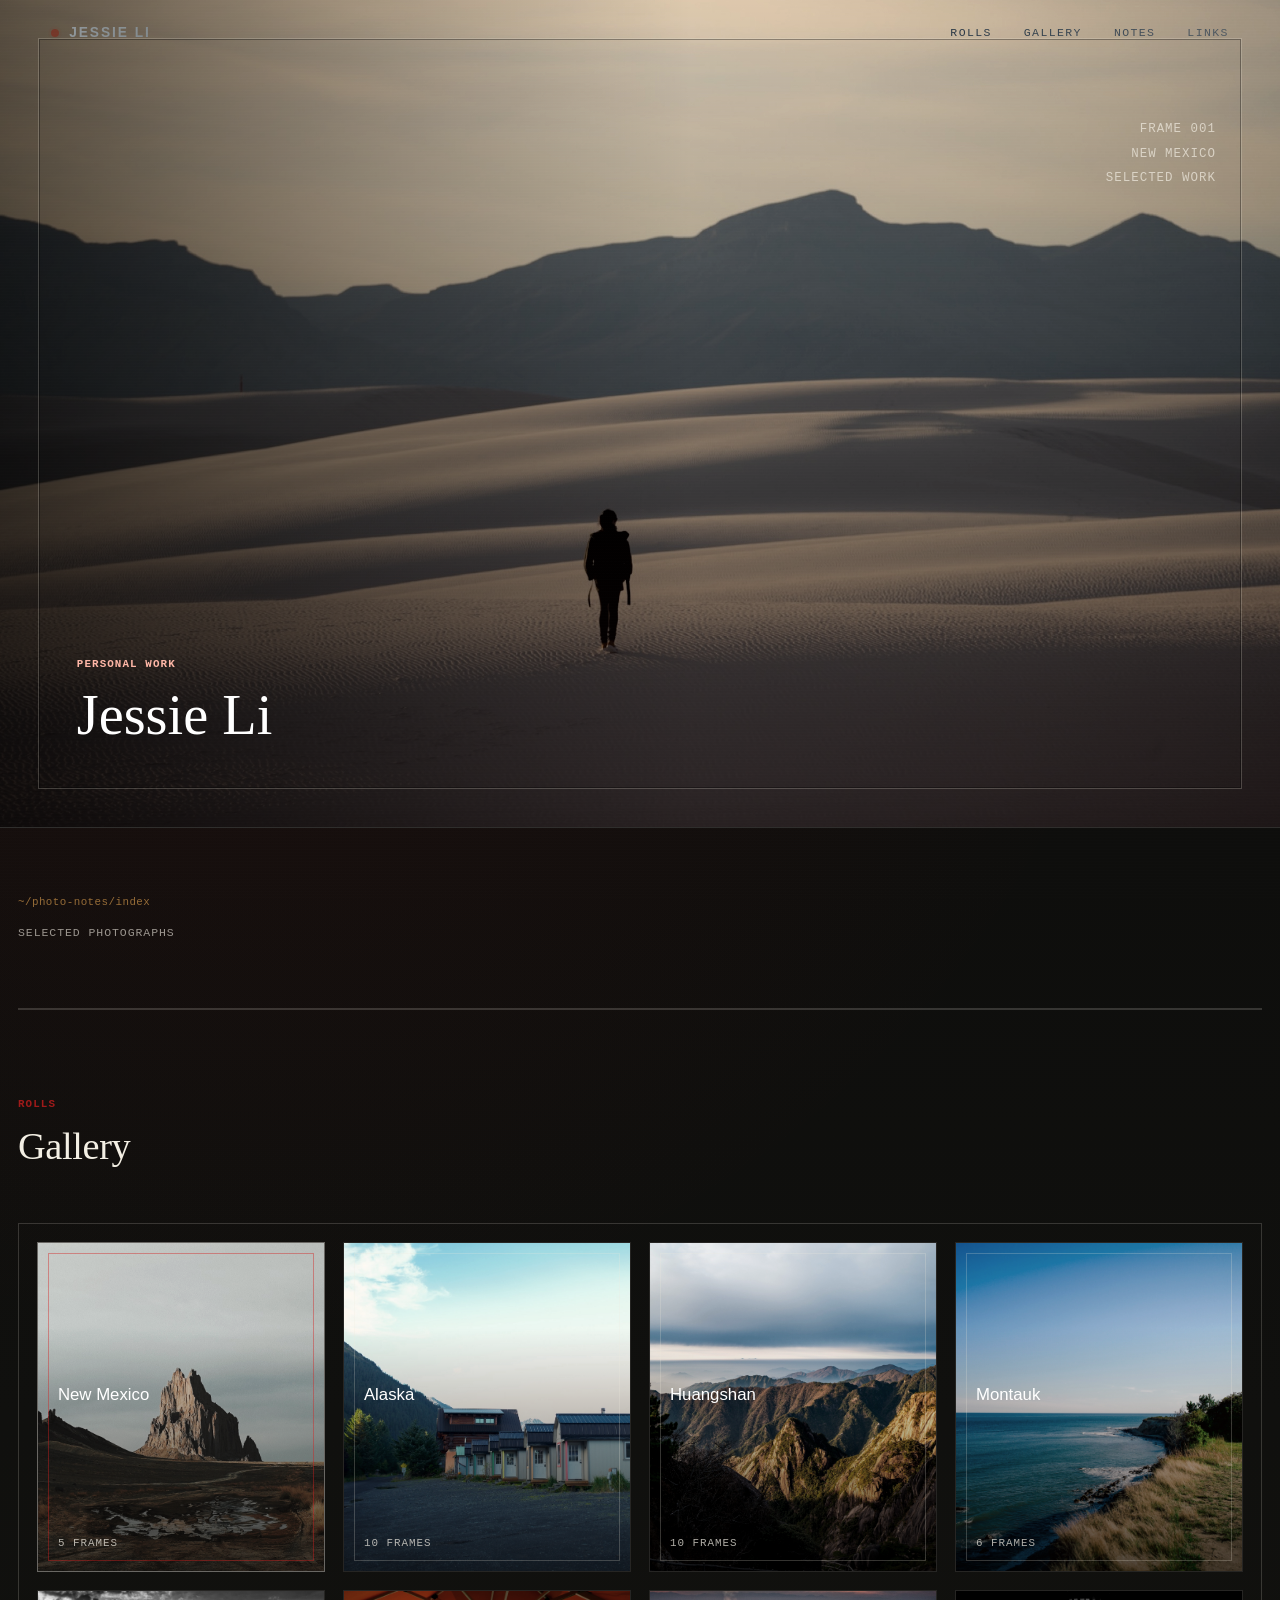
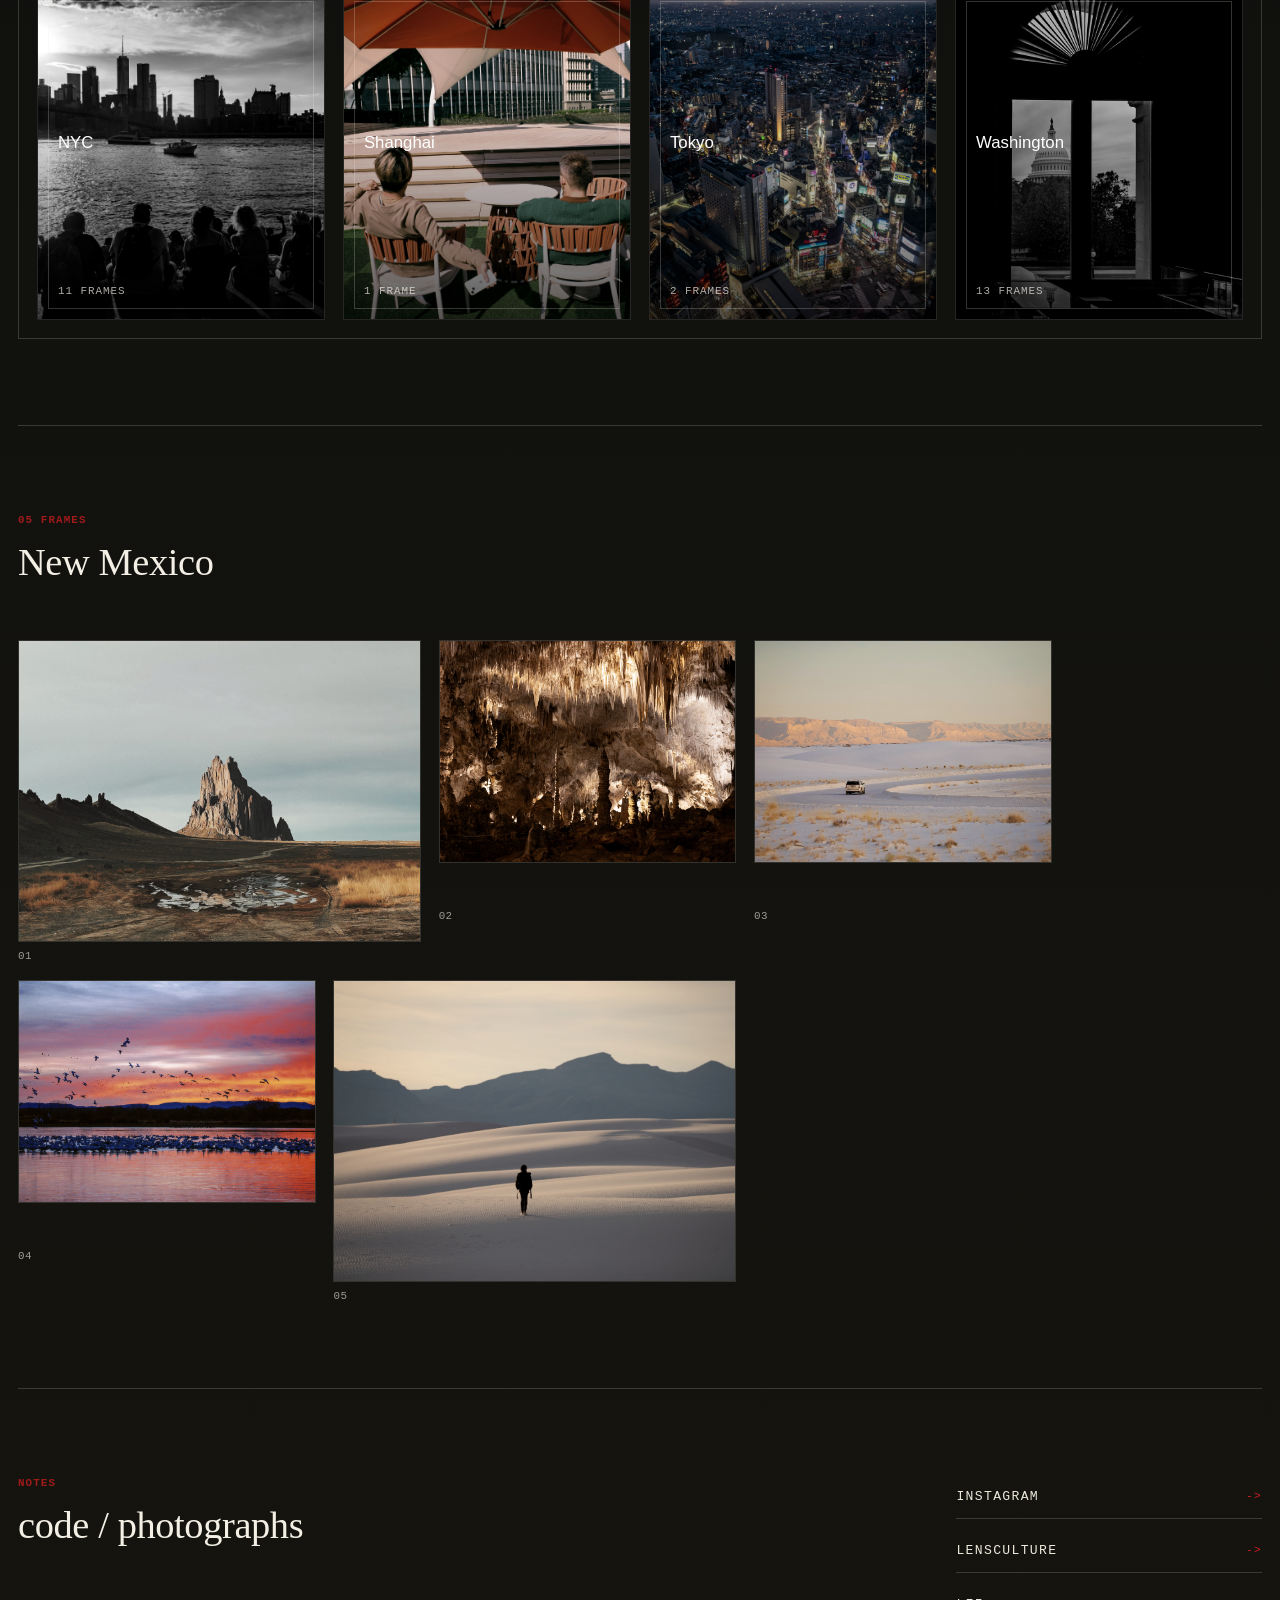
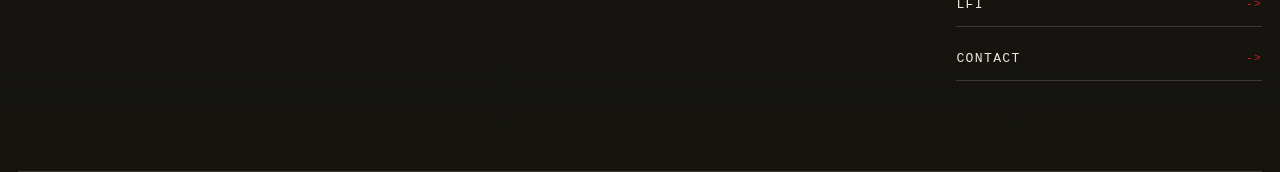
<file: layouts/index.html>
<!doctype html>
<html lang="en">
  <head>
    <meta charset="utf-8">
    <meta http-equiv="refresh" content="0; url=/photography-prototype/">
    <meta name="viewport" content="width=device-width, initial-scale=1">
    <title>Jessie Li</title>
    <link rel="canonical" href="/photography-prototype/">
    <script>
      window.location.replace("/photography-prototype/");
    </script>
  </head>
  <body>
    <p><a href="/photography-prototype/">Jessie Li</a></p>
  </body>
</html>
</file>
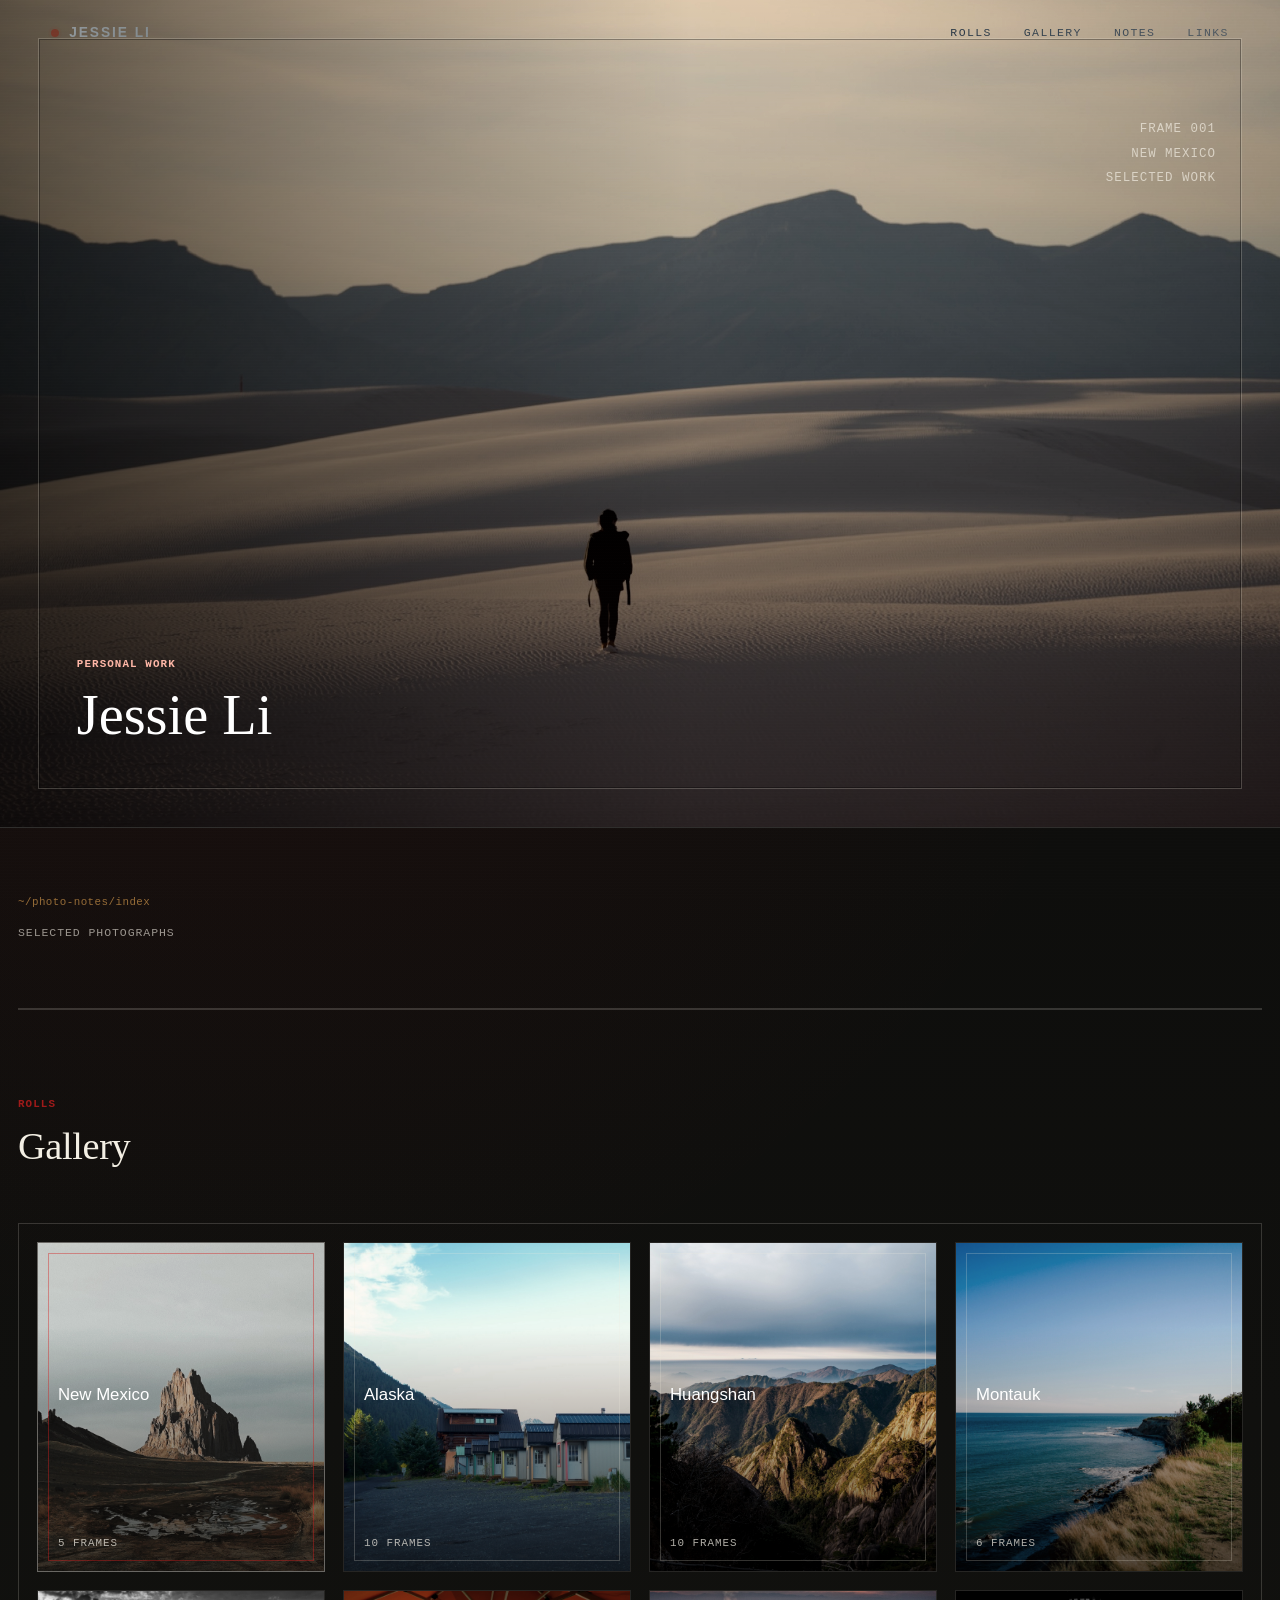
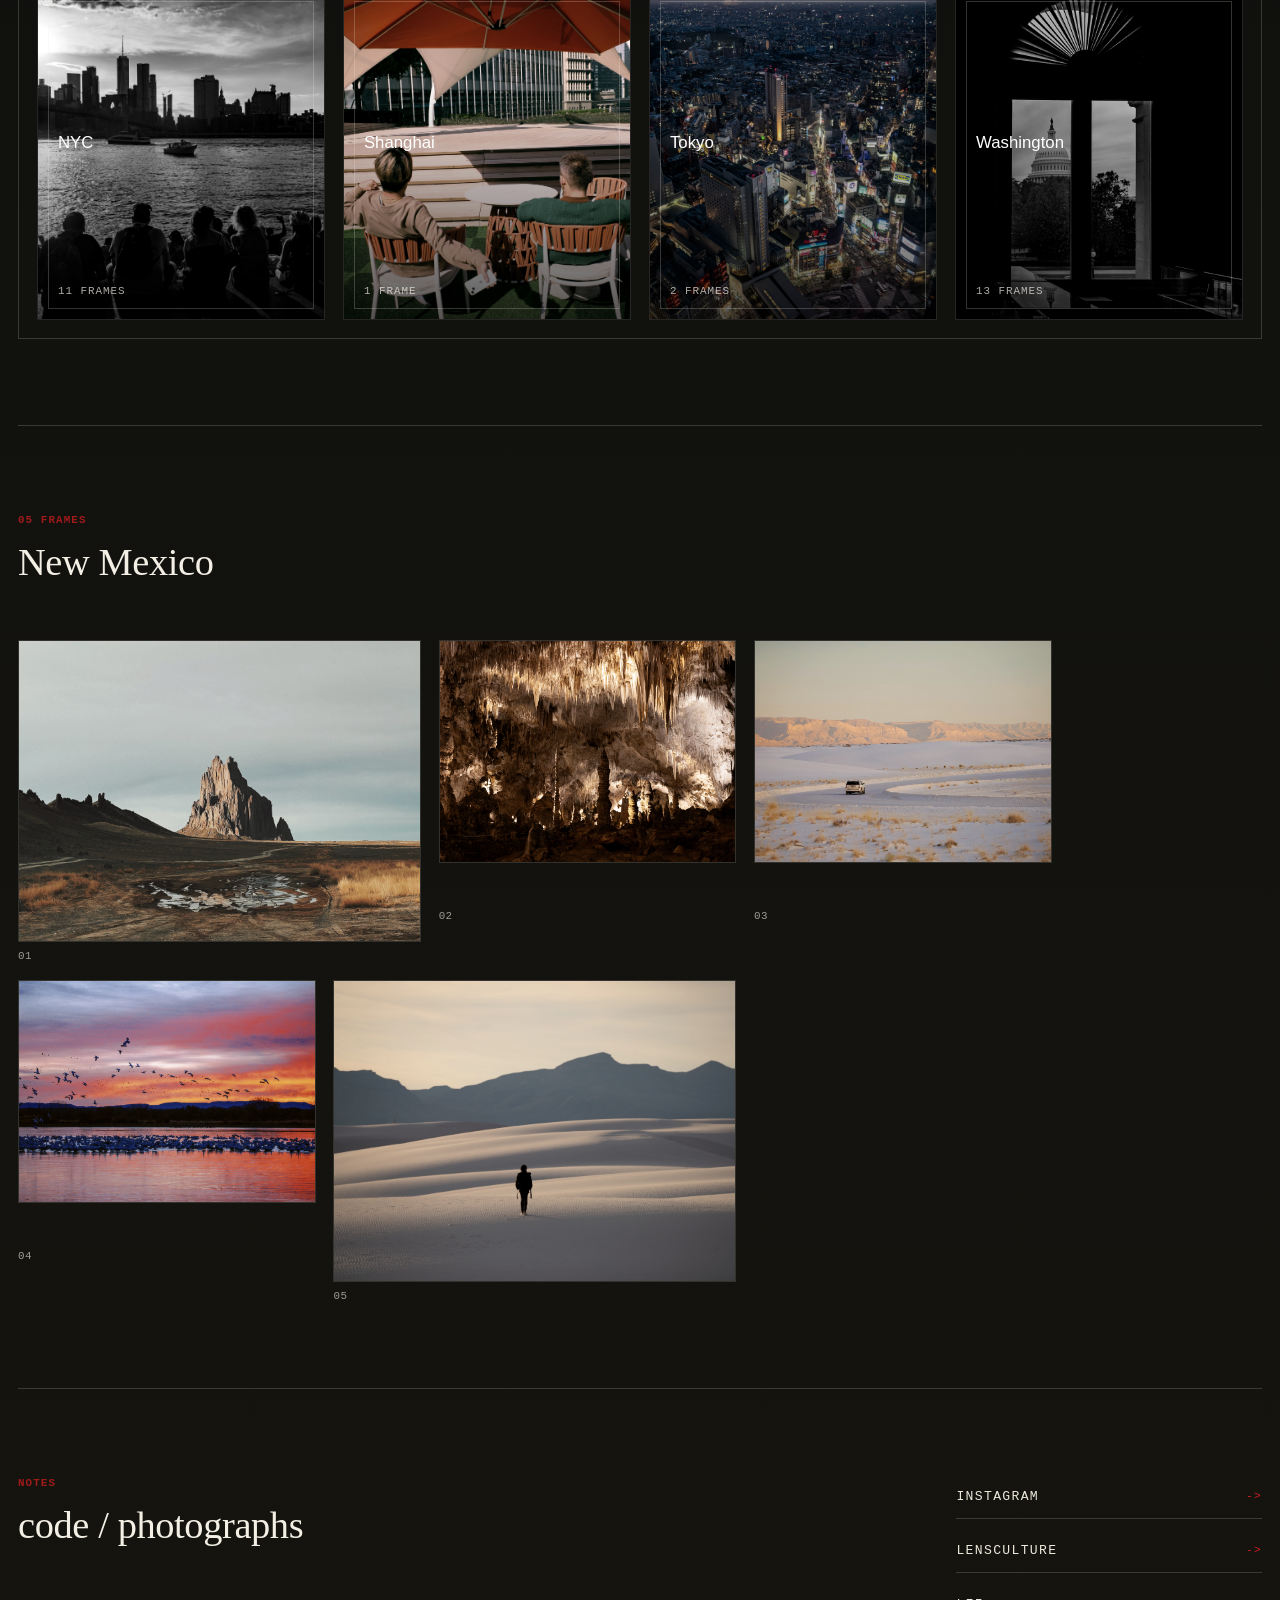
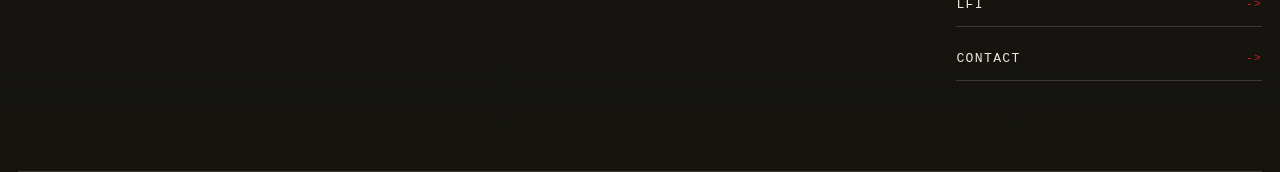
<file: photography-prototype/index.html>
<!doctype html>
<html lang="en">
  <head>
    <meta charset="utf-8">
    <meta name="viewport" content="width=device-width, initial-scale=1">
    <title>Jessie Li | Frames / Prototype</title>
    <meta
      name="description"
      content="Photography portfolio prototype for Jessie Li."
    >
    <link rel="stylesheet" href="styles.css">
  </head>
  <body>
    <header class="site-header" aria-label="Primary">
      <a class="brand" href="#top" aria-label="Jessie Li home">
        <span class="signal" aria-hidden="true"></span>
        Jessie Li
      </a>
      <nav class="nav-links" aria-label="Sections">
        <a href="#series">Rolls</a>
        <a href="#gallery">Gallery</a>
        <a href="#about">Notes</a>
        <a href="#elsewhere">Links</a>
      </nav>
    </header>

    <main id="top">
      <section class="hero" aria-labelledby="hero-title">
        <img
          class="hero-image"
          src="gallery/new-mexico/nm4.JPG"
          alt="A person walking across white sand dunes with mountains in the distance."
        >
        <div class="hero-meta" aria-label="Frame metadata">
          <span>frame 001</span>
          <span>new mexico</span>
          <span>selected work</span>
        </div>
        <div class="hero-copy">
          <p class="kicker">personal work</p>
          <h1 id="hero-title">Jessie Li</h1>
        </div>
      </section>

      <section class="intro-band" aria-label="Portfolio statement">
        <div class="intro-label">~/photo-notes/index</div>
        <p>selected photographs</p>
      </section>

      <section id="series" class="series-section" aria-labelledby="series-title">
        <div class="section-heading split">
          <div>
            <p class="kicker">rolls</p>
            <h2 id="series-title">Gallery</h2>
          </div>
        </div>

        <div class="series-grid">
          <a class="series-card" href="#gallery" data-roll="new-mexico">
            <img
              src="gallery/new-mexico/featured.jpg"
              alt="Shiprock in New Mexico."
            >
            <span>New Mexico</span>
            <small>5 frames</small>
          </a>
          <a class="series-card" href="#gallery" data-roll="alaska">
            <img
              src="gallery/alaska/L1040840-2.jpeg"
              alt="Small cabins at the edge of mountains and water in Alaska."
            >
            <span>Alaska</span>
            <small>10 frames</small>
          </a>
          <a class="series-card" href="#gallery" data-roll="huangshan">
            <img
              src="gallery/huangshan/L1080875.jpeg"
              alt="Layered mountain ridges under low cloud in Huangshan."
            >
            <span>Huangshan</span>
            <small>10 frames</small>
          </a>
          <a class="series-card" href="#gallery" data-roll="montauk">
            <img
              src="gallery/montauk/L1110798-2.jpeg"
              alt="Blue coastline and grass at Montauk."
            >
            <span>Montauk</span>
            <small>6 frames</small>
          </a>
          <a class="series-card" href="#gallery" data-roll="nyc">
            <img
              src="gallery/nyc/R0011681.jpg"
              alt="Black and white New York skyline with people by the water."
            >
            <span>NYC</span>
            <small>11 frames</small>
          </a>
          <a class="series-card" href="#gallery" data-roll="shanghai">
            <img
              src="gallery/shanghai/R0007704.jpg"
              alt="Two people sitting under an orange umbrella in Shanghai."
            >
            <span>Shanghai</span>
            <small>1 frame</small>
          </a>
          <a class="series-card" href="#gallery" data-roll="tokyo">
            <img
              src="gallery/tokyo/L1160324.jpg"
              alt="Tokyo city lights from above at dusk."
            >
            <span>Tokyo</span>
            <small>2 frames</small>
          </a>
          <a class="series-card" href="#gallery" data-roll="washington">
            <img
              src="gallery/washington/02-DO1010161.jpg"
              alt="The Capitol dome seen through a dark interior window in Washington."
            >
            <span>Washington</span>
            <small>13 frames</small>
          </a>
        </div>
      </section>

      <section id="gallery" class="roll-detail-section" aria-label="Photo gallery">
        <div class="section-heading split">
          <div>
            <p class="kicker" id="gallery-count">frames</p>
            <h2 id="gallery-title">Gallery</h2>
          </div>
          <p id="gallery-note"></p>
        </div>
        <div id="roll-detail-root" class="roll-detail-root"></div>
      </section>

      <section id="about" class="about-section" aria-labelledby="about-title">
        <div class="about-copy">
          <p class="kicker">notes</p>
          <h2 id="about-title">code / photographs</h2>
        </div>
        <div id="elsewhere" class="elsewhere" aria-label="External profiles">
          <a href="https://www.instagram.com/lipga.jpg/">Instagram</a>
          <a href="https://lensculture.com/jessie-2">LensCulture</a>
          <a href="https://lfi-online.de/en/gallery/Lingjia-Li-925807.html">LFI</a>
          <a href="mailto:lljessieee97@gmail.com">Contact</a>
        </div>
      </section>
    </main>
    <script src="gallery.js" defer></script>
  </body>
</html>
</file>
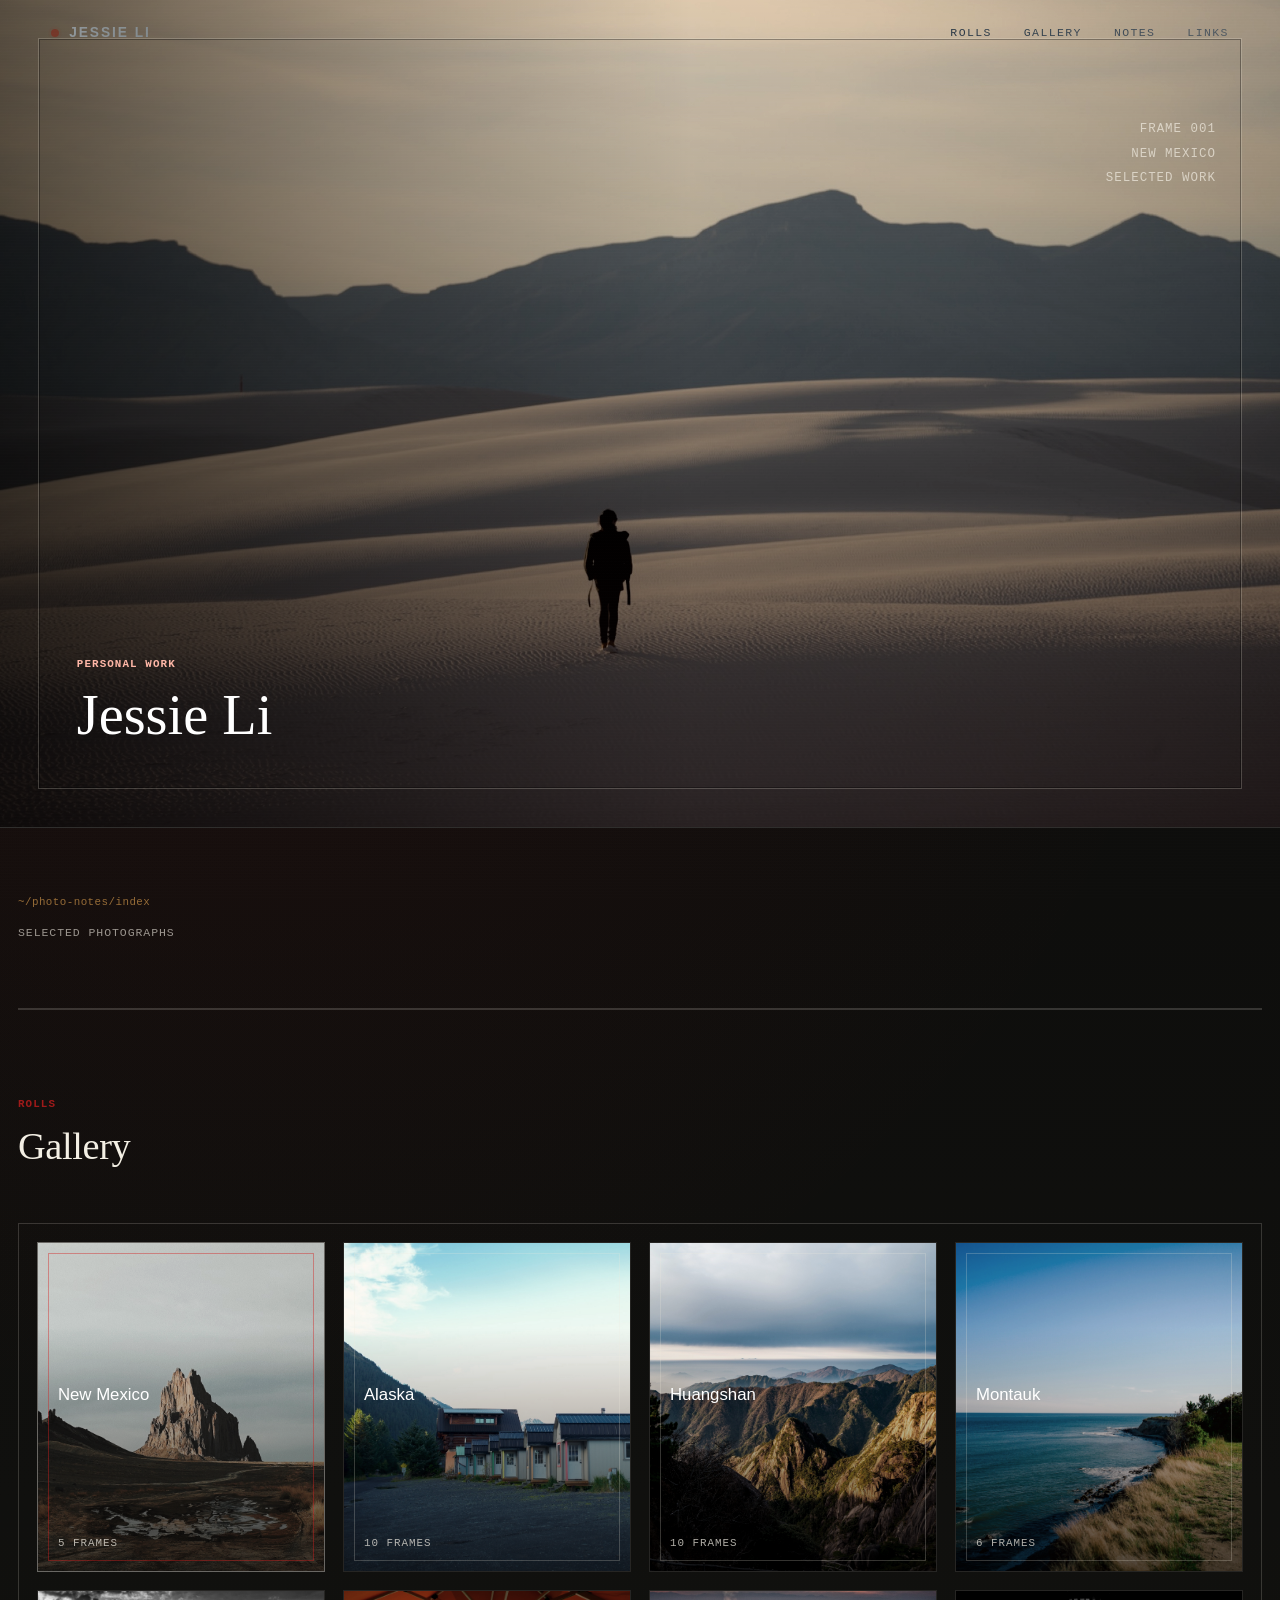
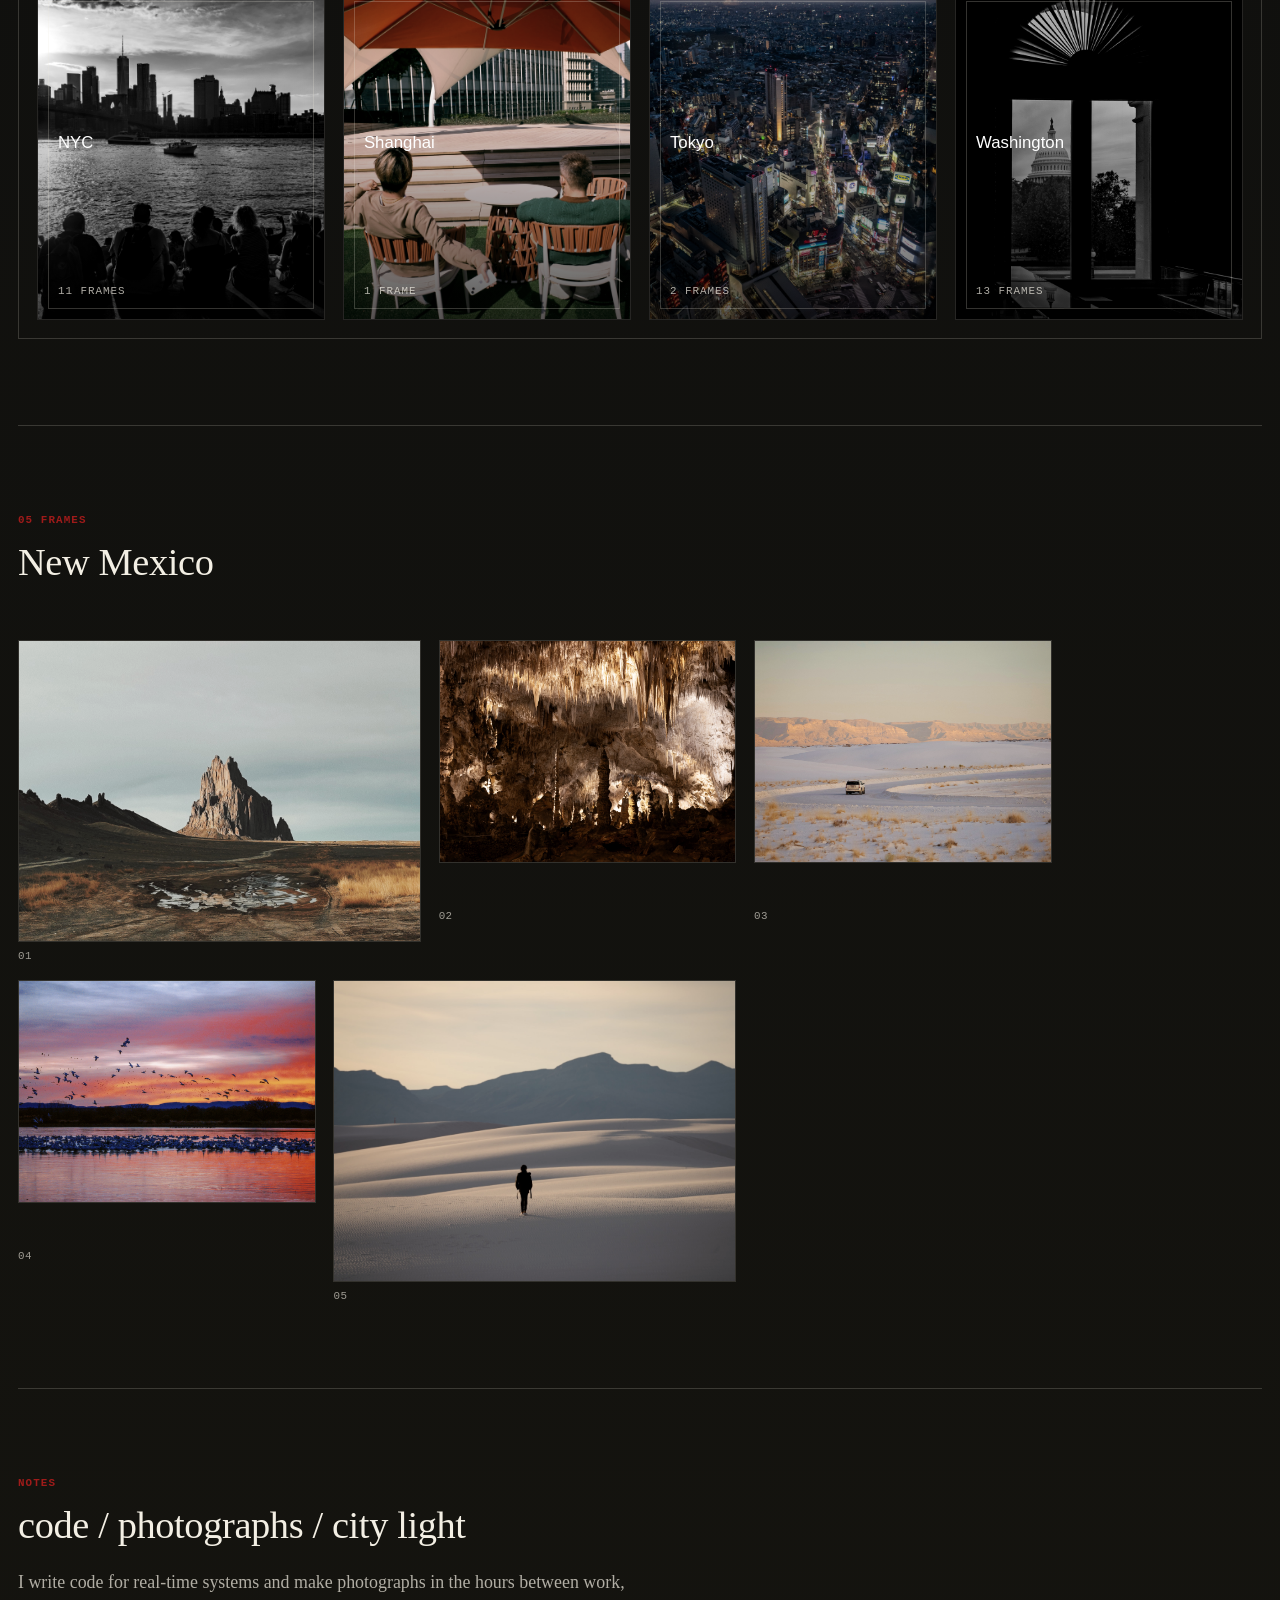
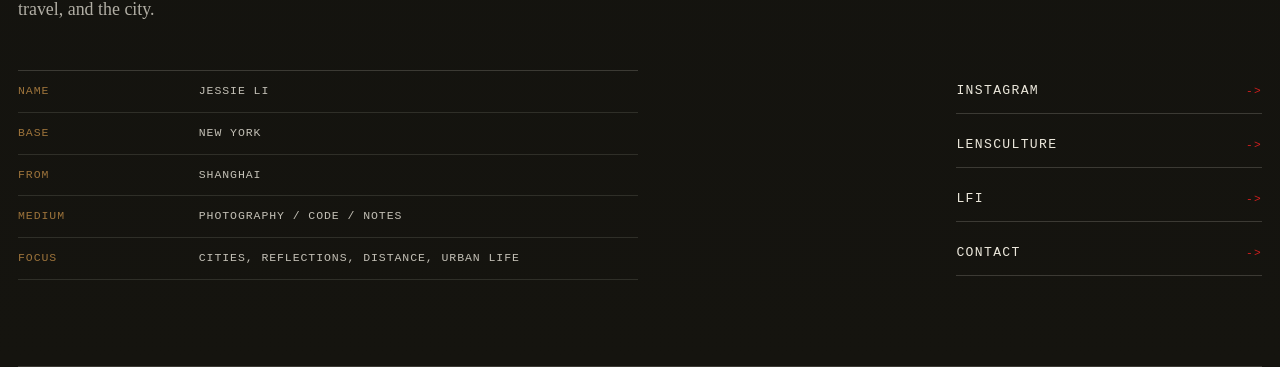
<file: static/photography-prototype/index.html>
<!doctype html>
<html lang="en">
  <head>
    <meta charset="utf-8">
    <meta name="viewport" content="width=device-width, initial-scale=1">
    <title>Jessie Li | Frames / Prototype</title>
    <meta
      name="description"
      content="Photography portfolio prototype for Jessie Li."
    >
    <link rel="stylesheet" href="styles.css">
  </head>
  <body>
    <header class="site-header" aria-label="Primary">
      <a class="brand" href="#top" aria-label="Jessie Li home">
        <span class="signal" aria-hidden="true"></span>
        Jessie Li
      </a>
      <nav class="nav-links" aria-label="Sections">
        <a href="#series">Rolls</a>
        <a href="#gallery">Gallery</a>
        <a href="#about">Notes</a>
        <a href="#elsewhere">Links</a>
      </nav>
    </header>

    <main id="top">
      <section class="hero" aria-labelledby="hero-title">
        <img
          class="hero-image"
          src="gallery/new-mexico/nm4.JPG"
          alt="A person walking across white sand dunes with mountains in the distance."
        >
        <div class="hero-meta" aria-label="Frame metadata">
          <span>frame 001</span>
          <span>new mexico</span>
          <span>selected work</span>
        </div>
        <div class="hero-copy">
          <p class="kicker">personal work</p>
          <h1 id="hero-title">Jessie Li</h1>
        </div>
      </section>

      <section class="intro-band" aria-label="Portfolio statement">
        <div class="intro-label">~/photo-notes/index</div>
        <p>selected photographs</p>
      </section>

      <section id="series" class="series-section" aria-labelledby="series-title">
        <div class="section-heading split">
          <div>
            <p class="kicker">rolls</p>
            <h2 id="series-title">Gallery</h2>
          </div>
        </div>

        <div class="series-grid">
          <a class="series-card" href="#gallery" data-roll="new-mexico">
            <img
              src="gallery/new-mexico/featured.jpg"
              alt="Shiprock in New Mexico."
            >
            <span>New Mexico</span>
            <small>5 frames</small>
          </a>
          <a class="series-card" href="#gallery" data-roll="alaska">
            <img
              src="gallery/alaska/L1040840-2.jpeg"
              alt="Small cabins at the edge of mountains and water in Alaska."
            >
            <span>Alaska</span>
            <small>10 frames</small>
          </a>
          <a class="series-card" href="#gallery" data-roll="huangshan">
            <img
              src="gallery/huangshan/L1080875.jpeg"
              alt="Layered mountain ridges under low cloud in Huangshan."
            >
            <span>Huangshan</span>
            <small>10 frames</small>
          </a>
          <a class="series-card" href="#gallery" data-roll="montauk">
            <img
              src="gallery/montauk/L1110798-2.jpeg"
              alt="Blue coastline and grass at Montauk."
            >
            <span>Montauk</span>
            <small>6 frames</small>
          </a>
          <a class="series-card" href="#gallery" data-roll="nyc">
            <img
              src="gallery/nyc/R0011681.jpg"
              alt="Black and white New York skyline with people by the water."
            >
            <span>NYC</span>
            <small>11 frames</small>
          </a>
          <a class="series-card" href="#gallery" data-roll="shanghai">
            <img
              src="gallery/shanghai/R0007704.jpg"
              alt="Two people sitting under an orange umbrella in Shanghai."
            >
            <span>Shanghai</span>
            <small>1 frame</small>
          </a>
          <a class="series-card" href="#gallery" data-roll="tokyo">
            <img
              src="gallery/tokyo/L1160324.jpg"
              alt="Tokyo city lights from above at dusk."
            >
            <span>Tokyo</span>
            <small>2 frames</small>
          </a>
          <a class="series-card" href="#gallery" data-roll="washington">
            <img
              src="gallery/washington/02-DO1010161.jpg"
              alt="The Capitol dome seen through a dark interior window in Washington."
            >
            <span>Washington</span>
            <small>13 frames</small>
          </a>
        </div>
      </section>

      <section id="gallery" class="roll-detail-section" aria-label="Photo gallery">
        <div class="section-heading split">
          <div>
            <p class="kicker" id="gallery-count">frames</p>
            <h2 id="gallery-title">Gallery</h2>
          </div>
          <p id="gallery-note"></p>
        </div>
        <div id="roll-detail-root" class="roll-detail-root"></div>
      </section>

      <section id="about" class="about-section" aria-labelledby="about-title">
        <div class="about-copy">
          <p class="kicker">notes</p>
          <h2 id="about-title">code / photographs / city light</h2>
          <p>
            I write code for real-time systems and make photographs in the
            hours between work, travel, and the city.
          </p>
          <dl class="notes-grid" aria-label="Portfolio notes">
            <div>
              <dt>Name</dt>
              <dd>Jessie Li</dd>
            </div>
            <div>
              <dt>Base</dt>
              <dd>New York</dd>
            </div>
            <div>
              <dt>From</dt>
              <dd>Shanghai</dd>
            </div>
            <div>
              <dt>Medium</dt>
              <dd>photography / code / notes</dd>
            </div>
            <div>
              <dt>Focus</dt>
              <dd>cities, reflections, distance, urban life</dd>
            </div>
          </dl>
        </div>
        <div id="elsewhere" class="elsewhere" aria-label="External profiles">
          <a href="https://www.instagram.com/lipga.jpg/">Instagram</a>
          <a href="https://lensculture.com/jessie-2">LensCulture</a>
          <a href="https://lfi-online.de/en/gallery/Lingjia-Li-925807.html">LFI</a>
          <a href="mailto:lljessieee97@gmail.com">Contact</a>
        </div>
      </section>
    </main>
    <script src="gallery.js" defer></script>
  </body>
</html>
</file>
<file: photography-prototype/styles.css>
:root {
  color-scheme: dark;
  --paper: #10100e;
  --paper-soft: #171713;
  --paper-warm: #ece8dc;
  --ink: #f3efe4;
  --ink-dark: #171713;
  --muted: #aaa394;
  --muted-dark: #686154;
  --line: rgba(236, 232, 220, 0.18);
  --line-dark: rgba(23, 23, 19, 0.18);
  --red: #d51f1f;
  --amber: #c79048;
  --green: #798b71;
  --max: 1360px;
}

* {
  box-sizing: border-box;
}

html {
  scroll-behavior: smooth;
}

body {
  margin: 0;
  background:
    radial-gradient(circle at 18% 12%, rgba(213, 31, 31, 0.08), transparent 30%),
    linear-gradient(180deg, #0b0b0a 0%, var(--paper) 42%, #15140f 100%);
  color: var(--ink);
  font-family: "Helvetica Neue", Arial, sans-serif;
  font-size: 16px;
  line-height: 1.5;
  letter-spacing: 0;
}

body::before {
  content: "";
  position: fixed;
  inset: 0;
  z-index: 100;
  pointer-events: none;
  opacity: 0.075;
  background-image:
    linear-gradient(rgba(255, 255, 255, 0.08) 1px, transparent 1px),
    linear-gradient(90deg, rgba(255, 255, 255, 0.045) 1px, transparent 1px);
  background-size: 3px 3px, 7px 7px;
  mix-blend-mode: overlay;
}

img {
  display: block;
  width: 100%;
}

a {
  color: inherit;
  text-decoration: none;
}

.site-header {
  position: fixed;
  z-index: 20;
  top: 0;
  left: 0;
  right: 0;
  display: flex;
  align-items: center;
  justify-content: space-between;
  gap: 24px;
  padding: 18px clamp(18px, 4vw, 54px);
  color: var(--ink);
  mix-blend-mode: difference;
}

.brand {
  display: inline-flex;
  align-items: center;
  gap: 10px;
  font-family: "Helvetica Neue", Arial, sans-serif;
  font-size: 0.86rem;
  font-weight: 700;
  letter-spacing: 0.14em;
  line-height: 1;
  text-transform: uppercase;
}

.signal {
  width: 8px;
  height: 8px;
  border-radius: 999px;
  background: var(--red);
  box-shadow: 0 0 0 3px rgba(213, 31, 31, 0.12);
}

.nav-links {
  display: flex;
  align-items: center;
  gap: clamp(14px, 2.5vw, 34px);
  font-family: "SFMono-Regular", Consolas, "Liberation Mono", monospace;
  font-size: 0.72rem;
  letter-spacing: 0.12em;
  text-transform: uppercase;
}

.nav-links a {
  padding: 6px 0;
  border-bottom: 1px solid transparent;
}

.nav-links a:hover,
.nav-links a:focus-visible {
  border-bottom-color: currentColor;
}

.hero {
  min-height: 92vh;
  display: grid;
  align-items: end;
  position: relative;
  isolation: isolate;
  overflow: hidden;
  background: #050505;
  border-bottom: 1px solid var(--line);
}

.hero::after {
  content: "";
  position: absolute;
  inset: 0;
  z-index: -1;
  background:
    linear-gradient(180deg, rgba(0, 0, 0, 0.08), rgba(0, 0, 0, 0.58)),
    linear-gradient(90deg, rgba(0, 0, 0, 0.54), transparent 54%),
    linear-gradient(0deg, rgba(213, 31, 31, 0.08), transparent 42%);
}

.hero::before {
  content: "";
  position: absolute;
  inset: clamp(16px, 3vw, 42px);
  z-index: 1;
  pointer-events: none;
  border: 1px solid rgba(236, 232, 220, 0.22);
  box-shadow: inset 0 0 0 1px rgba(0, 0, 0, 0.34);
}

.hero-image {
  position: absolute;
  inset: 0;
  z-index: -2;
  height: 100%;
  object-fit: cover;
  filter: contrast(1.08) saturate(0.86) sepia(0.1);
}

.hero-meta {
  position: absolute;
  top: clamp(78px, 11vw, 120px);
  right: clamp(24px, 5vw, 78px);
  z-index: 2;
  display: grid;
  justify-items: end;
  gap: 6px;
  color: rgba(243, 239, 228, 0.68);
  font-family: "SFMono-Regular", Consolas, "Liberation Mono", monospace;
  font-size: clamp(0.68rem, 1vw, 0.78rem);
  letter-spacing: 0.08em;
  text-transform: uppercase;
}

.hero-copy {
  position: relative;
  z-index: 2;
  width: min(720px, calc(100% - 36px));
  padding: 0 clamp(24px, 6vw, 86px) clamp(44px, 8vw, 84px);
  color: #fff;
}

.kicker {
  margin: 0 0 14px;
  color: rgba(213, 31, 31, 0.72);
  font-family: "SFMono-Regular", Consolas, "Liberation Mono", monospace;
  font-size: 0.68rem;
  font-weight: 600;
  letter-spacing: 0.1em;
  text-transform: uppercase;
}

.hero .kicker {
  color: #ffb7a7;
}

h1,
h2 {
  margin: 0;
  letter-spacing: 0;
}

h1 {
  font-family: Georgia, "Times New Roman", serif;
  font-weight: 400;
  max-width: 520px;
  font-size: clamp(2.1rem, 4.4vw, 4.4rem);
  line-height: 1;
  letter-spacing: 0;
  text-transform: none;
}

h2 {
  font-family: Georgia, "Times New Roman", serif;
  font-weight: 400;
  max-width: 760px;
  font-size: clamp(1.65rem, 3vw, 3.15rem);
  line-height: 1.08;
  letter-spacing: -0.01em;
  text-transform: none;
}

.hero-copy p:last-child {
  max-width: 620px;
  margin: 26px 0 0;
  font-size: clamp(1.1rem, 2vw, 1.7rem);
  color: rgba(243, 239, 228, 0.86);
}

.intro-band {
  width: min(var(--max), calc(100% - 36px));
  margin: 0 auto;
  padding: clamp(34px, 6vw, 66px) 0;
  border-bottom: 1px solid var(--line);
}

.intro-label {
  margin-bottom: 14px;
  color: rgba(199, 144, 72, 0.72);
  font-family: "SFMono-Regular", Consolas, "Liberation Mono", monospace;
  font-size: 0.68rem;
  letter-spacing: 0.04em;
}

.intro-band p {
  max-width: 680px;
  margin: 0;
  color: rgba(243, 239, 228, 0.6);
  font-family: "SFMono-Regular", Consolas, "Liberation Mono", monospace;
  font-size: 0.72rem;
  line-height: 1.5;
  letter-spacing: 0.08em;
  text-transform: uppercase;
}

.series-section,
.about-section {
  width: min(var(--max), calc(100% - 36px));
  margin: 0 auto;
  padding: clamp(50px, 7vw, 86px) 0;
}

.section-heading {
  max-width: 800px;
  margin-bottom: clamp(28px, 5vw, 56px);
}

.contact-heading {
  max-width: none;
  display: grid;
  grid-template-columns: minmax(0, 1.1fr) minmax(260px, 0.6fr);
  gap: clamp(28px, 5vw, 70px);
  align-items: end;
}

.section-note {
  margin: 0 0 8px;
  color: var(--muted);
  font-family: Georgia, "Times New Roman", serif;
  font-size: 1rem;
  line-height: 1.55;
}

.section-heading.split {
  max-width: none;
  display: grid;
  grid-template-columns: minmax(0, 1.2fr) minmax(280px, 0.8fr);
  gap: 36px;
  align-items: end;
}

.section-heading.split > p {
  margin: 0 0 8px;
  color: var(--muted);
  font-family: Georgia, "Times New Roman", serif;
  font-size: 1rem;
  line-height: 1.55;
}

.section-heading.split > p:empty {
  display: none;
}

.series-section {
  border-top: 1px solid var(--line);
}

.series-grid {
  display: grid;
  grid-template-columns: repeat(4, minmax(0, 1fr));
  gap: clamp(10px, 1.4vw, 18px);
  background: transparent;
  border: 1px solid var(--line);
  padding: clamp(10px, 1.4vw, 18px);
}

.series-card {
  min-height: 330px;
  display: grid;
  align-items: end;
  position: relative;
  isolation: isolate;
  overflow: hidden;
  padding: 20px;
  background: #050505;
  color: #fff;
  border: 1px solid rgba(236, 232, 220, 0.14);
}

.series-card.feature {
  grid-column: span 2;
  min-height: 460px;
}

.series-card::after {
  content: "";
  position: absolute;
  inset: 0;
  z-index: -1;
  background: linear-gradient(180deg, transparent 26%, rgba(0, 0, 0, 0.66));
}

.series-card::before {
  content: "";
  position: absolute;
  inset: 10px;
  z-index: 1;
  pointer-events: none;
  border: 1px solid rgba(236, 232, 220, 0.22);
}

.series-card img {
  position: absolute;
  inset: 0;
  z-index: -2;
  height: 100%;
  object-fit: cover;
  filter: contrast(1.06) saturate(0.72);
  transition: transform 500ms ease, filter 500ms ease;
}

.series-card:hover img,
.series-card:focus-visible img {
  transform: scale(1.035);
  filter: saturate(0.9);
}

.series-card.is-active {
  border-color: rgba(243, 239, 228, 0.42);
}

.series-card.is-active::before {
  border-color: rgba(213, 31, 31, 0.42);
}

.series-card span {
  position: relative;
  z-index: 2;
  font-family: "Helvetica Neue", Arial, sans-serif;
  font-weight: 500;
  font-size: clamp(1.05rem, 1.25vw, 1.38rem);
  line-height: 1.08;
  letter-spacing: 0;
  text-transform: none;
}

.series-card small {
  position: relative;
  z-index: 2;
  display: block;
  margin-top: 8px;
  color: rgba(243, 239, 228, 0.72);
  font-family: "SFMono-Regular", Consolas, "Liberation Mono", monospace;
  font-size: 0.68rem;
  letter-spacing: 0.09em;
  text-transform: uppercase;
}

.about-section {
  display: grid;
  grid-template-columns: minmax(0, 1fr) minmax(240px, 0.36fr);
  gap: clamp(34px, 7vw, 110px);
  border-top: 1px solid var(--line);
  border-bottom: 1px solid var(--line);
}

.roll-detail-section {
  width: min(var(--max), calc(100% - 36px));
  margin: 0 auto;
  padding: clamp(50px, 7vw, 86px) 0;
  border-top: 1px solid var(--line);
}

.roll-detail-root {
  display: grid;
  gap: clamp(28px, 5vw, 56px);
}

.roll-panel {
  scroll-margin-top: 82px;
}

.roll-panel-header {
  display: grid;
  grid-template-columns: minmax(180px, 0.36fr) minmax(0, 0.64fr);
  gap: clamp(20px, 5vw, 76px);
  align-items: end;
  margin-bottom: clamp(18px, 3vw, 34px);
}

.roll-panel-header .kicker {
  grid-column: 1 / -1;
  margin-bottom: 0;
}

.roll-panel-header h3 {
  margin: 0;
  color: rgba(243, 239, 228, 0.94);
  font-family: Georgia, "Times New Roman", serif;
  font-size: clamp(1.5rem, 2.5vw, 2.55rem);
  font-weight: 400;
  line-height: 1.08;
}

.roll-panel-header p:last-child {
  margin: 0 0 4px;
  color: var(--muted);
  font-family: Georgia, "Times New Roman", serif;
  font-size: 1rem;
  line-height: 1.55;
}

.roll-frame-grid {
  display: grid;
  grid-template-columns: repeat(12, minmax(0, 1fr));
  gap: clamp(10px, 1.4vw, 18px);
}

.roll-frame {
  grid-column: span 3;
  display: grid;
  gap: 8px;
  min-width: 0;
  padding: 0;
  border: 0;
  background: transparent;
  color: inherit;
  cursor: zoom-in;
  text-align: left;
}

.roll-frame:nth-child(7n + 1),
.roll-frame:nth-child(7n + 5) {
  grid-column: span 4;
}

.roll-frame img {
  width: 100%;
  aspect-ratio: 4 / 3;
  object-fit: cover;
  border: 1px solid rgba(236, 232, 220, 0.14);
  filter: contrast(1.04) saturate(0.82);
  transition: filter 220ms ease, transform 220ms ease;
}

.roll-frame:hover img,
.roll-frame:focus-visible img {
  filter: contrast(1.08) saturate(0.95);
  transform: translateY(-2px);
}

.roll-frame span {
  display: block;
  color: rgba(243, 239, 228, 0.62);
  font-family: "SFMono-Regular", Consolas, "Liberation Mono", monospace;
  font-size: 0.68rem;
  letter-spacing: 0.04em;
}

.roll-frame small {
  max-width: 70%;
  overflow: hidden;
  color: rgba(170, 163, 148, 0.72);
  font: inherit;
  text-align: right;
  text-overflow: ellipsis;
  white-space: nowrap;
}

body.lightbox-open {
  overflow: hidden;
}

.lightbox {
  position: fixed;
  inset: 0;
  z-index: 80;
  display: grid;
  grid-template-columns: 88px minmax(0, 1fr) 88px;
  align-items: center;
  gap: 16px;
  padding: clamp(18px, 3vw, 38px);
  background: rgba(5, 5, 4, 0.94);
  opacity: 0;
  pointer-events: none;
  transition: opacity 180ms ease;
}

.lightbox.is-open {
  opacity: 1;
  pointer-events: auto;
}

.lightbox figure {
  display: grid;
  gap: 14px;
  justify-items: center;
  margin: 0;
  min-width: 0;
}

.lightbox img {
  width: auto;
  max-width: 100%;
  max-height: calc(100vh - 126px);
  object-fit: contain;
  border: 1px solid rgba(236, 232, 220, 0.16);
}

.lightbox figcaption {
  color: rgba(243, 239, 228, 0.72);
  font-family: "SFMono-Regular", Consolas, "Liberation Mono", monospace;
  font-size: 0.72rem;
  letter-spacing: 0.04em;
}

.lightbox button {
  border: 1px solid rgba(236, 232, 220, 0.18);
  background: rgba(236, 232, 220, 0.04);
  color: rgba(243, 239, 228, 0.78);
  cursor: pointer;
  font-family: "SFMono-Regular", Consolas, "Liberation Mono", monospace;
  font-size: 0.68rem;
  letter-spacing: 0.08em;
  text-transform: uppercase;
}

.lightbox-close {
  position: absolute;
  top: 18px;
  right: 18px;
  min-height: 34px;
  padding: 0 12px;
}

.lightbox-nav {
  min-height: 64px;
}

.about-copy p:last-child {
  max-width: 720px;
  margin: 26px 0 0;
  color: var(--muted);
  font-family: Georgia, "Times New Roman", serif;
  font-size: 1.05rem;
  line-height: 1.6;
}

.elsewhere {
  align-self: end;
  display: grid;
  gap: 10px;
  padding-bottom: 4px;
}

.elsewhere a {
  display: flex;
  align-items: center;
  justify-content: space-between;
  min-height: 44px;
  border-bottom: 1px solid var(--line);
  color: var(--paper-warm);
  font-family: "SFMono-Regular", Consolas, "Liberation Mono", monospace;
  font-size: 0.82rem;
  letter-spacing: 0.1em;
  text-transform: uppercase;
}

.elsewhere a::after {
  content: "->";
  color: var(--red);
  font-size: 0.7rem;
  letter-spacing: 0.12em;
}

@media (max-width: 880px) {
  .site-header {
    position: absolute;
    mix-blend-mode: normal;
  }

  .hero-meta {
    display: none;
  }

  .nav-links {
    gap: 14px;
    font-size: 0.72rem;
  }

  .hero {
    min-height: 86vh;
  }

  .section-heading.split,
  .contact-heading,
  .about-section {
    grid-template-columns: 1fr;
  }

  .series-grid,
  .roll-frame-grid {
    grid-template-columns: 1fr;
  }

  .series-card.feature {
    grid-column: auto;
  }

  .series-card,
  .series-card.feature {
    min-height: 340px;
  }

  .roll-panel-header {
    grid-template-columns: 1fr;
  }

  .roll-frame,
  .roll-frame:nth-child(7n + 1),
  .roll-frame:nth-child(7n + 5) {
    grid-column: auto;
  }

  .lightbox {
    grid-template-columns: 1fr;
    align-content: center;
  }

  .lightbox-nav {
    min-height: 38px;
  }
}

@media (max-width: 620px) {
  .site-header {
    align-items: flex-start;
  }

  .nav-links {
    flex-wrap: wrap;
    justify-content: flex-end;
    max-width: 220px;
  }

  .hero-copy {
    padding-bottom: 38px;
  }

  h1 {
    font-size: clamp(2.1rem, 11vw, 3.4rem);
  }

  h2 {
    font-size: clamp(1.75rem, 10vw, 3.2rem);
  }

}
</file>
<file: static/photography-prototype/styles.css>
:root {
  color-scheme: dark;
  --paper: #10100e;
  --paper-soft: #171713;
  --paper-warm: #ece8dc;
  --ink: #f3efe4;
  --ink-dark: #171713;
  --muted: #aaa394;
  --muted-dark: #686154;
  --line: rgba(236, 232, 220, 0.18);
  --line-dark: rgba(23, 23, 19, 0.18);
  --red: #d51f1f;
  --amber: #c79048;
  --green: #798b71;
  --max: 1360px;
}

* {
  box-sizing: border-box;
}

html {
  scroll-behavior: smooth;
}

body {
  margin: 0;
  background:
    radial-gradient(circle at 18% 12%, rgba(213, 31, 31, 0.08), transparent 30%),
    linear-gradient(180deg, #0b0b0a 0%, var(--paper) 42%, #15140f 100%);
  color: var(--ink);
  font-family: "Helvetica Neue", Arial, sans-serif;
  font-size: 16px;
  line-height: 1.5;
  letter-spacing: 0;
}

body::before {
  content: "";
  position: fixed;
  inset: 0;
  z-index: 100;
  pointer-events: none;
  opacity: 0.075;
  background-image:
    linear-gradient(rgba(255, 255, 255, 0.08) 1px, transparent 1px),
    linear-gradient(90deg, rgba(255, 255, 255, 0.045) 1px, transparent 1px);
  background-size: 3px 3px, 7px 7px;
  mix-blend-mode: overlay;
}

img {
  display: block;
  width: 100%;
}

a {
  color: inherit;
  text-decoration: none;
}

.site-header {
  position: fixed;
  z-index: 20;
  top: 0;
  left: 0;
  right: 0;
  display: flex;
  align-items: center;
  justify-content: space-between;
  gap: 24px;
  padding: 18px clamp(18px, 4vw, 54px);
  color: var(--ink);
  mix-blend-mode: difference;
}

.brand {
  display: inline-flex;
  align-items: center;
  gap: 10px;
  font-family: "Helvetica Neue", Arial, sans-serif;
  font-size: 0.86rem;
  font-weight: 700;
  letter-spacing: 0.14em;
  line-height: 1;
  text-transform: uppercase;
}

.signal {
  width: 8px;
  height: 8px;
  border-radius: 999px;
  background: var(--red);
  box-shadow: 0 0 0 3px rgba(213, 31, 31, 0.12);
}

.nav-links {
  display: flex;
  align-items: center;
  gap: clamp(14px, 2.5vw, 34px);
  font-family: "SFMono-Regular", Consolas, "Liberation Mono", monospace;
  font-size: 0.72rem;
  letter-spacing: 0.12em;
  text-transform: uppercase;
}

.nav-links a {
  padding: 6px 0;
  border-bottom: 1px solid transparent;
}

.nav-links a:hover,
.nav-links a:focus-visible {
  border-bottom-color: currentColor;
}

.hero {
  min-height: 92vh;
  display: grid;
  align-items: end;
  position: relative;
  isolation: isolate;
  overflow: hidden;
  background: #050505;
  border-bottom: 1px solid var(--line);
}

.hero::after {
  content: "";
  position: absolute;
  inset: 0;
  z-index: -1;
  background:
    linear-gradient(180deg, rgba(0, 0, 0, 0.08), rgba(0, 0, 0, 0.58)),
    linear-gradient(90deg, rgba(0, 0, 0, 0.54), transparent 54%),
    linear-gradient(0deg, rgba(213, 31, 31, 0.08), transparent 42%);
}

.hero::before {
  content: "";
  position: absolute;
  inset: clamp(16px, 3vw, 42px);
  z-index: 1;
  pointer-events: none;
  border: 1px solid rgba(236, 232, 220, 0.22);
  box-shadow: inset 0 0 0 1px rgba(0, 0, 0, 0.34);
}

.hero-image {
  position: absolute;
  inset: 0;
  z-index: -2;
  height: 100%;
  object-fit: cover;
  filter: contrast(1.08) saturate(0.86) sepia(0.1);
}

.hero-meta {
  position: absolute;
  top: clamp(78px, 11vw, 120px);
  right: clamp(24px, 5vw, 78px);
  z-index: 2;
  display: grid;
  justify-items: end;
  gap: 6px;
  color: rgba(243, 239, 228, 0.68);
  font-family: "SFMono-Regular", Consolas, "Liberation Mono", monospace;
  font-size: clamp(0.68rem, 1vw, 0.78rem);
  letter-spacing: 0.08em;
  text-transform: uppercase;
}

.hero-copy {
  position: relative;
  z-index: 2;
  width: min(720px, calc(100% - 36px));
  padding: 0 clamp(24px, 6vw, 86px) clamp(44px, 8vw, 84px);
  color: #fff;
}

.kicker {
  margin: 0 0 14px;
  color: rgba(213, 31, 31, 0.72);
  font-family: "SFMono-Regular", Consolas, "Liberation Mono", monospace;
  font-size: 0.68rem;
  font-weight: 600;
  letter-spacing: 0.1em;
  text-transform: uppercase;
}

.hero .kicker {
  color: #ffb7a7;
}

h1,
h2 {
  margin: 0;
  letter-spacing: 0;
}

h1 {
  font-family: Georgia, "Times New Roman", serif;
  font-weight: 400;
  max-width: 520px;
  font-size: clamp(2.1rem, 4.4vw, 4.4rem);
  line-height: 1;
  letter-spacing: 0;
  text-transform: none;
}

h2 {
  font-family: Georgia, "Times New Roman", serif;
  font-weight: 400;
  max-width: 760px;
  font-size: clamp(1.65rem, 3vw, 3.15rem);
  line-height: 1.08;
  letter-spacing: -0.01em;
  text-transform: none;
}

.hero-copy p:last-child {
  max-width: 620px;
  margin: 26px 0 0;
  font-size: clamp(1.1rem, 2vw, 1.7rem);
  color: rgba(243, 239, 228, 0.86);
}

.intro-band {
  width: min(var(--max), calc(100% - 36px));
  margin: 0 auto;
  padding: clamp(34px, 6vw, 66px) 0;
  border-bottom: 1px solid var(--line);
}

.intro-label {
  margin-bottom: 14px;
  color: rgba(199, 144, 72, 0.72);
  font-family: "SFMono-Regular", Consolas, "Liberation Mono", monospace;
  font-size: 0.68rem;
  letter-spacing: 0.04em;
}

.intro-band p {
  max-width: 680px;
  margin: 0;
  color: rgba(243, 239, 228, 0.6);
  font-family: "SFMono-Regular", Consolas, "Liberation Mono", monospace;
  font-size: 0.72rem;
  line-height: 1.5;
  letter-spacing: 0.08em;
  text-transform: uppercase;
}

.series-section,
.about-section {
  width: min(var(--max), calc(100% - 36px));
  margin: 0 auto;
  padding: clamp(50px, 7vw, 86px) 0;
}

.section-heading {
  max-width: 800px;
  margin-bottom: clamp(28px, 5vw, 56px);
}

.contact-heading {
  max-width: none;
  display: grid;
  grid-template-columns: minmax(0, 1.1fr) minmax(260px, 0.6fr);
  gap: clamp(28px, 5vw, 70px);
  align-items: end;
}

.section-note {
  margin: 0 0 8px;
  color: var(--muted);
  font-family: Georgia, "Times New Roman", serif;
  font-size: 1rem;
  line-height: 1.55;
}

.section-heading.split {
  max-width: none;
  display: grid;
  grid-template-columns: minmax(0, 1.2fr) minmax(280px, 0.8fr);
  gap: 36px;
  align-items: end;
}

.section-heading.split > p {
  margin: 0 0 8px;
  color: var(--muted);
  font-family: Georgia, "Times New Roman", serif;
  font-size: 1rem;
  line-height: 1.55;
}

.section-heading.split > p:empty {
  display: none;
}

.series-section {
  border-top: 1px solid var(--line);
}

.series-grid {
  display: grid;
  grid-template-columns: repeat(4, minmax(0, 1fr));
  gap: clamp(10px, 1.4vw, 18px);
  background: transparent;
  border: 1px solid var(--line);
  padding: clamp(10px, 1.4vw, 18px);
}

.series-card {
  min-height: 330px;
  display: grid;
  align-items: end;
  position: relative;
  isolation: isolate;
  overflow: hidden;
  padding: 20px;
  background: #050505;
  color: #fff;
  border: 1px solid rgba(236, 232, 220, 0.14);
}

.series-card.feature {
  grid-column: span 2;
  min-height: 460px;
}

.series-card::after {
  content: "";
  position: absolute;
  inset: 0;
  z-index: -1;
  background: linear-gradient(180deg, transparent 26%, rgba(0, 0, 0, 0.66));
}

.series-card::before {
  content: "";
  position: absolute;
  inset: 10px;
  z-index: 1;
  pointer-events: none;
  border: 1px solid rgba(236, 232, 220, 0.22);
}

.series-card img {
  position: absolute;
  inset: 0;
  z-index: -2;
  height: 100%;
  object-fit: cover;
  filter: contrast(1.06) saturate(0.72);
  transition: transform 500ms ease, filter 500ms ease;
}

.series-card:hover img,
.series-card:focus-visible img {
  transform: scale(1.035);
  filter: saturate(0.9);
}

.series-card.is-active {
  border-color: rgba(243, 239, 228, 0.42);
}

.series-card.is-active::before {
  border-color: rgba(213, 31, 31, 0.42);
}

.series-card span {
  position: relative;
  z-index: 2;
  font-family: "Helvetica Neue", Arial, sans-serif;
  font-weight: 500;
  font-size: clamp(1.05rem, 1.25vw, 1.38rem);
  line-height: 1.08;
  letter-spacing: 0;
  text-transform: none;
}

.series-card small {
  position: relative;
  z-index: 2;
  display: block;
  margin-top: 8px;
  color: rgba(243, 239, 228, 0.72);
  font-family: "SFMono-Regular", Consolas, "Liberation Mono", monospace;
  font-size: 0.68rem;
  letter-spacing: 0.09em;
  text-transform: uppercase;
}

.about-section {
  display: grid;
  grid-template-columns: minmax(0, 1fr) minmax(240px, 0.36fr);
  gap: clamp(34px, 7vw, 110px);
  border-top: 1px solid var(--line);
  border-bottom: 1px solid var(--line);
}

.roll-detail-section {
  width: min(var(--max), calc(100% - 36px));
  margin: 0 auto;
  padding: clamp(50px, 7vw, 86px) 0;
  border-top: 1px solid var(--line);
}

.roll-detail-root {
  display: grid;
  gap: clamp(28px, 5vw, 56px);
}

.roll-panel {
  scroll-margin-top: 82px;
}

.roll-panel-header {
  display: grid;
  grid-template-columns: minmax(180px, 0.36fr) minmax(0, 0.64fr);
  gap: clamp(20px, 5vw, 76px);
  align-items: end;
  margin-bottom: clamp(18px, 3vw, 34px);
}

.roll-panel-header .kicker {
  grid-column: 1 / -1;
  margin-bottom: 0;
}

.roll-panel-header h3 {
  margin: 0;
  color: rgba(243, 239, 228, 0.94);
  font-family: Georgia, "Times New Roman", serif;
  font-size: clamp(1.5rem, 2.5vw, 2.55rem);
  font-weight: 400;
  line-height: 1.08;
}

.roll-panel-header p:last-child {
  margin: 0 0 4px;
  color: var(--muted);
  font-family: Georgia, "Times New Roman", serif;
  font-size: 1rem;
  line-height: 1.55;
}

.roll-frame-grid {
  display: grid;
  grid-template-columns: repeat(12, minmax(0, 1fr));
  gap: clamp(10px, 1.4vw, 18px);
}

.roll-frame {
  grid-column: span 3;
  display: grid;
  gap: 8px;
  min-width: 0;
  padding: 0;
  border: 0;
  background: transparent;
  color: inherit;
  cursor: zoom-in;
  text-align: left;
}

.roll-frame:nth-child(7n + 1),
.roll-frame:nth-child(7n + 5) {
  grid-column: span 4;
}

.roll-frame img {
  width: 100%;
  aspect-ratio: 4 / 3;
  object-fit: cover;
  border: 1px solid rgba(236, 232, 220, 0.14);
  filter: contrast(1.04) saturate(0.82);
  transition: filter 220ms ease, transform 220ms ease;
}

.roll-frame:hover img,
.roll-frame:focus-visible img {
  filter: contrast(1.08) saturate(0.95);
  transform: translateY(-2px);
}

.roll-frame span {
  display: block;
  color: rgba(243, 239, 228, 0.62);
  font-family: "SFMono-Regular", Consolas, "Liberation Mono", monospace;
  font-size: 0.68rem;
  letter-spacing: 0.04em;
}

.roll-frame small {
  max-width: 70%;
  overflow: hidden;
  color: rgba(170, 163, 148, 0.72);
  font: inherit;
  text-align: right;
  text-overflow: ellipsis;
  white-space: nowrap;
}

body.lightbox-open {
  overflow: hidden;
}

.lightbox {
  position: fixed;
  inset: 0;
  z-index: 80;
  display: grid;
  grid-template-columns: 88px minmax(0, 1fr) 88px;
  align-items: center;
  gap: 16px;
  padding: clamp(18px, 3vw, 38px);
  background: rgba(5, 5, 4, 0.94);
  opacity: 0;
  pointer-events: none;
  transition: opacity 180ms ease;
}

.lightbox.is-open {
  opacity: 1;
  pointer-events: auto;
}

.lightbox figure {
  display: grid;
  gap: 14px;
  justify-items: center;
  margin: 0;
  min-width: 0;
}

.lightbox img {
  width: auto;
  max-width: 100%;
  max-height: calc(100vh - 126px);
  object-fit: contain;
  border: 1px solid rgba(236, 232, 220, 0.16);
}

.lightbox figcaption {
  color: rgba(243, 239, 228, 0.72);
  font-family: "SFMono-Regular", Consolas, "Liberation Mono", monospace;
  font-size: 0.72rem;
  letter-spacing: 0.04em;
}

.lightbox button {
  border: 1px solid rgba(236, 232, 220, 0.18);
  background: rgba(236, 232, 220, 0.04);
  color: rgba(243, 239, 228, 0.78);
  cursor: pointer;
  font-family: "SFMono-Regular", Consolas, "Liberation Mono", monospace;
  font-size: 0.68rem;
  letter-spacing: 0.08em;
  text-transform: uppercase;
}

.lightbox-close {
  position: absolute;
  top: 18px;
  right: 18px;
  min-height: 34px;
  padding: 0 12px;
}

.lightbox-nav {
  min-height: 64px;
}

.about-copy p:last-child {
  max-width: 720px;
  margin: 26px 0 0;
  color: var(--muted);
  font-family: Georgia, "Times New Roman", serif;
  font-size: 1.05rem;
  line-height: 1.6;
}

.about-copy > p:not(.kicker) {
  max-width: 620px;
  margin: 22px 0 0;
  color: rgba(243, 239, 228, 0.7);
  font-family: Georgia, "Times New Roman", serif;
  font-size: clamp(1rem, 1.4vw, 1.2rem);
  line-height: 1.55;
}

.notes-grid {
  width: min(620px, 100%);
  margin: clamp(28px, 4vw, 46px) 0 0;
  padding: 0;
  border-top: 1px solid rgba(236, 232, 220, 0.18);
}

.notes-grid div {
  display: grid;
  grid-template-columns: minmax(84px, 0.24fr) minmax(0, 0.76fr);
  gap: clamp(18px, 4vw, 42px);
  padding: 12px 0;
  border-bottom: 1px solid rgba(236, 232, 220, 0.12);
}

.notes-grid dt,
.notes-grid dd {
  margin: 0;
  font-family: "SFMono-Regular", Consolas, "Liberation Mono", monospace;
  font-size: 0.72rem;
  letter-spacing: 0.08em;
  line-height: 1.45;
  text-transform: uppercase;
}

.notes-grid dt {
  color: rgba(199, 144, 72, 0.76);
}

.notes-grid dd {
  color: rgba(243, 239, 228, 0.78);
}

.elsewhere {
  align-self: end;
  display: grid;
  gap: 10px;
  padding-bottom: 4px;
}

.elsewhere a {
  display: flex;
  align-items: center;
  justify-content: space-between;
  min-height: 44px;
  border-bottom: 1px solid var(--line);
  color: var(--paper-warm);
  font-family: "SFMono-Regular", Consolas, "Liberation Mono", monospace;
  font-size: 0.82rem;
  letter-spacing: 0.1em;
  text-transform: uppercase;
}

.elsewhere a::after {
  content: "->";
  color: var(--red);
  font-size: 0.7rem;
  letter-spacing: 0.12em;
}

@media (max-width: 880px) {
  .site-header {
    position: absolute;
    mix-blend-mode: normal;
  }

  .hero-meta {
    display: none;
  }

  .nav-links {
    gap: 14px;
    font-size: 0.72rem;
  }

  .hero {
    min-height: 86vh;
  }

  .section-heading.split,
  .contact-heading,
  .about-section {
    grid-template-columns: 1fr;
  }

  .series-grid,
  .roll-frame-grid {
    grid-template-columns: 1fr;
  }

  .series-card.feature {
    grid-column: auto;
  }

  .series-card,
  .series-card.feature {
    min-height: 340px;
  }

  .roll-panel-header {
    grid-template-columns: 1fr;
  }

  .roll-frame,
  .roll-frame:nth-child(7n + 1),
  .roll-frame:nth-child(7n + 5) {
    grid-column: auto;
  }

  .notes-grid div {
    grid-template-columns: 1fr;
    gap: 4px;
  }

  .lightbox {
    grid-template-columns: 1fr;
    align-content: center;
  }

  .lightbox-nav {
    min-height: 38px;
  }
}

@media (max-width: 620px) {
  .site-header {
    align-items: flex-start;
  }

  .nav-links {
    flex-wrap: wrap;
    justify-content: flex-end;
    max-width: 220px;
  }

  .hero-copy {
    padding-bottom: 38px;
  }

  h1 {
    font-size: clamp(2.1rem, 11vw, 3.4rem);
  }

  h2 {
    font-size: clamp(1.75rem, 10vw, 3.2rem);
  }

}
</file>
